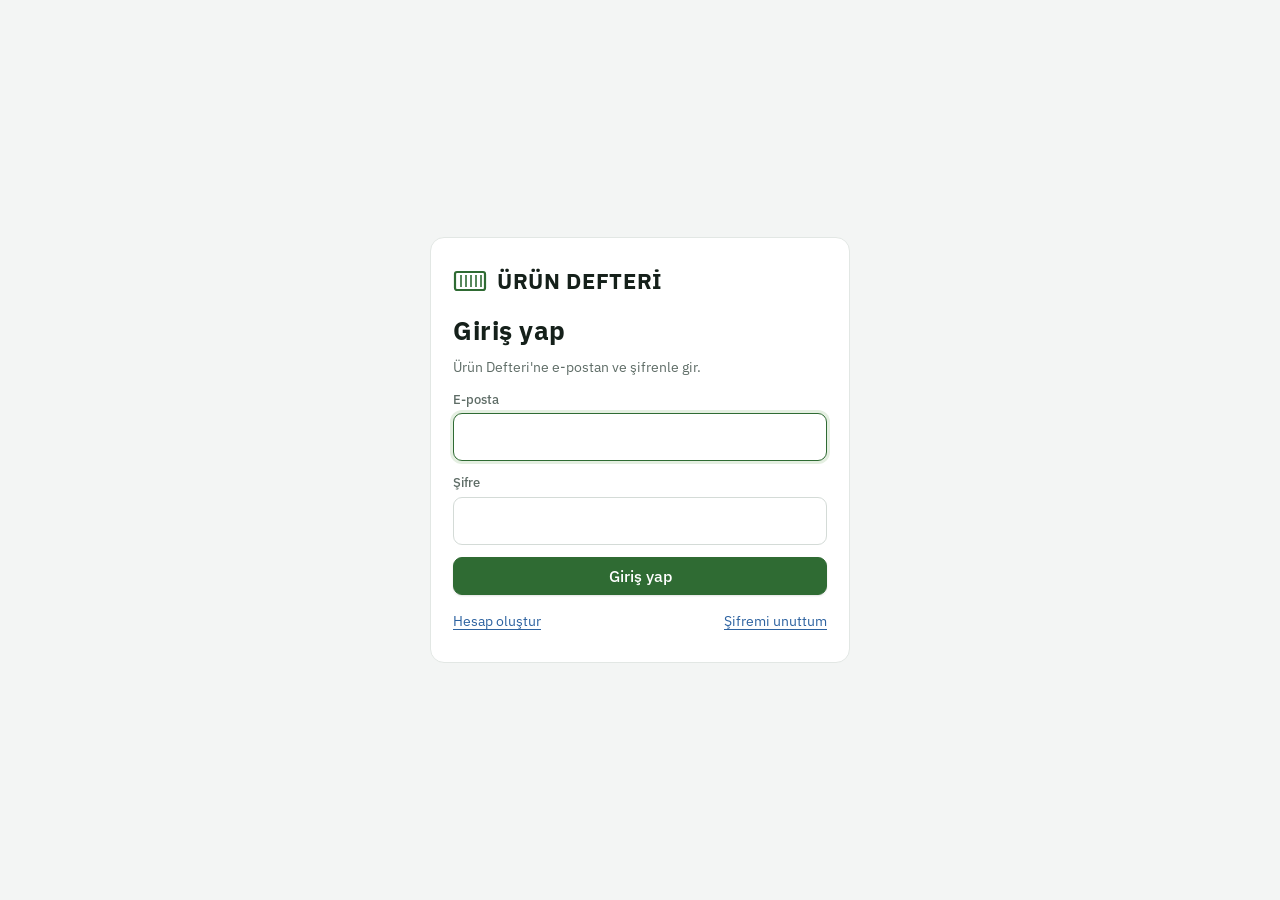
<file: index.html>
<!doctype html>
<html lang="tr"><head>
<meta charset="utf-8">
<meta name="viewport" content="width=device-width,initial-scale=1,viewport-fit=cover">
<title>Ürün Defteri</title>
<meta name="theme-color" content="#18201B">
<meta name="apple-mobile-web-app-capable" content="yes">
<meta name="mobile-web-app-capable" content="yes">
<meta name="apple-mobile-web-app-title" content="Ürün Defteri">
<meta name="robots" content="noindex,nofollow">
<link rel="manifest" href="manifest.webmanifest">
<link rel="icon" href="icon-192.png">
<link rel="apple-touch-icon" href="apple-touch-icon.png">
<link rel="preconnect" href="https://fonts.googleapis.com"><link rel="preconnect" href="https://fonts.gstatic.com" crossorigin>
<link rel="stylesheet" href="https://fonts.googleapis.com/css2?family=IBM+Plex+Mono:wght@500&family=IBM+Plex+Sans:wght@400;500;600;700&family=IBM+Plex+Sans+Arabic:wght@400;600;700&display=swap">
<style>
:root{color-scheme:light;padding-top:env(safe-area-inset-top,0px);padding-bottom:env(safe-area-inset-bottom,0px)}
html,body{margin:0} img{max-width:100%} [hidden]{display:none!important}

/* Layout: sticky header (marka + firma seçici), içerik sütunu, telefonda alt sekme çubuğu; partiler masaüstünde aşama panosu */
:root{
  --bg:#EEF2EF; --surface:#FFFFFF; --surface-2:#E4EAE6; --line:#CFD9D3; --fg:#16201A; --muted:#566660;
  --accent:#4A7426; --accent-ink:#FFFFFF; --accent-soft:#DEEACF;
  --firm-a:#4A7426; --firm-b:#2D62A0;
  --st-siparis:#5E6B74; --st-onodeme:#9A6A0B; --st-yuklendi:#2D62A0; --st-yolda:#127A80; --st-depoda:#4A7426; --st-kapandi:#8B918E;
  --good:#2C7A35; --warn:#A8530F; --bad:#B3261E; --warn-soft:#FBEBDD; --bad-soft:#FBE3E1;
  --f-disp:"Barlow Condensed","Arial Narrow",system-ui,sans-serif;
  --f-body:"IBM Plex Sans",system-ui,-apple-system,"Segoe UI",sans-serif;
  --f-mono:"IBM Plex Mono",ui-monospace,Menlo,monospace;
  --r:10px;
}
@media (prefers-color-scheme: dark){:root:not([data-theme="light"]){
  --bg:#111613; --surface:#18201B; --surface-2:#1F2923; --line:#2E3A33; --fg:#E4EBE6; --muted:#97A69E;
  --accent:#9DC56C; --accent-ink:#10160C; --accent-soft:#25331B;
  --firm-a:#9DC56C; --firm-b:#7FB0EA;
  --st-siparis:#A3AFB7; --st-onodeme:#E2B04F; --st-yuklendi:#7FB0EA; --st-yolda:#5CC6CC; --st-depoda:#9DC56C; --st-kapandi:#7D8580;
  --good:#7CC985; --warn:#EBA163; --bad:#F2877F; --warn-soft:#3A2A1A; --bad-soft:#3D2120;
  color-scheme:dark}}
:root[data-theme="dark"]{
  --bg:#111613; --surface:#18201B; --surface-2:#1F2923; --line:#2E3A33; --fg:#E4EBE6; --muted:#97A69E;
  --accent:#9DC56C; --accent-ink:#10160C; --accent-soft:#25331B;
  --firm-a:#9DC56C; --firm-b:#7FB0EA;
  --st-siparis:#A3AFB7; --st-onodeme:#E2B04F; --st-yuklendi:#7FB0EA; --st-yolda:#5CC6CC; --st-depoda:#9DC56C; --st-kapandi:#7D8580;
  --good:#7CC985; --warn:#EBA163; --bad:#F2877F; --warn-soft:#3A2A1A; --bad-soft:#3D2120;
  color-scheme:dark}

*{box-sizing:border-box}
[hidden]{display:none!important}
body{background:var(--bg);color:var(--fg);font:15px/1.45 var(--f-body);margin:0}
button,input,select,textarea{font:inherit;color:inherit}
button{cursor:pointer}
:focus-visible{outline:2px solid var(--accent);outline-offset:2px}
.num,.mono{font-variant-numeric:tabular-nums}
.mono{font-family:var(--f-mono);font-size:.86em;letter-spacing:.01em}
.muted{color:var(--muted)}
h1,h2,h3,h4{text-wrap:balance;margin:0}

/* header */
.top{position:sticky;top:env(safe-area-inset-top,0px);z-index:20;background:var(--surface);border-bottom:1px solid var(--line)}
.top-in{max-width:1240px;margin:0 auto;padding:10px 16px;display:flex;align-items:center;gap:14px;flex-wrap:wrap}
.brand{display:flex;align-items:center;gap:10px;margin-right:auto;min-width:0}
.brand svg{flex:none}
.brand b{font:700 21px/1 var(--f-disp);letter-spacing:.02em;text-transform:uppercase;display:block}
.brand small{display:block;color:var(--muted);font-size:12px;margin-top:2px}
.tabs{display:flex;gap:2px}
.tabs button{background:none;border:0;padding:8px 12px;border-radius:8px;color:var(--muted);font-weight:500}
.tabs button[aria-current="page"]{background:var(--accent-soft);color:var(--fg)}
.tabs button:hover{color:var(--fg)}
.firmsel{display:flex;background:var(--surface-2);border-radius:9px;padding:3px;gap:2px}
.firmsel button{border:0;background:none;padding:6px 10px;border-radius:7px;font-size:13px;font-weight:500;color:var(--muted);display:flex;align-items:center;gap:6px;white-space:nowrap}
.firmsel button[aria-pressed="true"]{background:var(--surface);color:var(--fg);box-shadow:0 1px 2px rgba(0,0,0,.12)}
.dot{width:8px;height:8px;border-radius:50%;display:inline-block;flex:none}
.iconbtn{border:1px solid var(--line);background:var(--surface);border-radius:8px;width:36px;height:36px;display:grid;place-items:center;color:var(--muted)}
.btn{border:1px solid var(--line);background:var(--surface);border-radius:8px;padding:8px 14px;font-weight:500;display:inline-flex;align-items:center;gap:6px;white-space:nowrap}
.btn:hover{border-color:var(--muted)}
.btn.pri{background:var(--accent);border-color:var(--accent);color:var(--accent-ink)}
.btn.pri:hover{filter:brightness(1.06)}
.btn.danger{color:var(--bad);border-color:var(--bad)}
.btn.sm{padding:5px 10px;font-size:13px}
.btn[disabled]{opacity:.5;cursor:not-allowed}

main{max-width:1240px;margin:0 auto;padding-block:18px 40px;padding-inline:16px;display:flex;flex-direction:column;gap:22px}
.bottom{display:none}
@media (max-width:520px){
  .brand small{display:none}
  #addbtn{padding:8px 11px}
}
@media (max-width:820px){
  .tabs{display:none}
  .top-in{gap:10px}
  .firmsel{order:3;width:100%}
  .firmsel button{flex:1;justify-content:center}
  main{padding-bottom:calc(84px + env(safe-area-inset-bottom,0px))}
  .bottom{display:flex;position:fixed;left:0;right:0;bottom:0;z-index:20;background:var(--surface);border-top:1px solid var(--line);padding:6px 4px calc(6px + env(safe-area-inset-bottom,0px))}
  .bottom button{flex:1;background:none;border:0;display:flex;flex-direction:column;align-items:center;gap:2px;font-size:11px;color:var(--muted);padding:4px 0}
  .bottom button svg{width:22px;height:22px}
  .bottom button[aria-current="page"]{color:var(--accent);font-weight:600}
}

.banner{border:1px dashed var(--warn);background:var(--warn-soft);border-radius:var(--r);padding:10px 14px;display:flex;gap:12px;align-items:center;flex-wrap:wrap;font-size:14px}
.banner b{color:var(--warn)}
.conn{border:1px solid var(--line);border-radius:var(--r);padding:12px 14px;background:var(--surface);font-size:14px}

.vh{display:flex;align-items:flex-end;gap:12px;flex-wrap:wrap}
.vh h2{font:700 28px/1 var(--f-disp);text-transform:uppercase;letter-spacing:.02em;margin-right:auto}
.sec-h{display:flex;align-items:baseline;gap:10px;margin-bottom:10px}
.sec-h h3{font:600 15px/1.2 var(--f-disp);text-transform:uppercase;letter-spacing:.08em;color:var(--muted)}
.sec-h .r{margin-left:auto}

/* KPI */
.kpis{display:grid;grid-template-columns:repeat(3,minmax(0,1fr));gap:1px;background:var(--line);border:1px solid var(--line);border-radius:var(--r);overflow:hidden}
.kpi{background:var(--surface);padding:14px 16px;min-width:0}
.kpi .l{font-size:12px;color:var(--muted);text-transform:uppercase;letter-spacing:.06em;font-weight:500}
.kpi .v{font:700 30px/1.1 var(--f-disp);margin-top:6px;font-variant-numeric:tabular-nums;letter-spacing:.01em}
.kpi .s{font-size:13px;color:var(--muted);margin-top:2px}
.kpi.warn .v{color:var(--warn)}
@media (max-width:820px){.kpis{grid-template-columns:repeat(2,minmax(0,1fr))}.kpi .v{font-size:25px}}

.grid2{display:grid;grid-template-columns:minmax(0,1fr) minmax(0,1fr);gap:22px}
@media (max-width:900px){.grid2{grid-template-columns:minmax(0,1fr)}}

.panel{background:var(--surface);border:1px solid var(--line);border-radius:var(--r);overflow:hidden}
.rows{display:flex;flex-direction:column}
.row{display:flex;align-items:center;gap:12px;padding:11px 14px;border-top:1px solid var(--line);background:none;border-left:0;border-right:0;border-bottom:0;width:100%;text-align:left;min-width:0}
.row:first-child{border-top:0}
button.row:hover{background:var(--surface-2)}
.row .main{flex:1;min-width:0}
.row .t{font-weight:500;overflow:hidden;text-overflow:ellipsis;white-space:nowrap}
.row .sub{font-size:13px;color:var(--muted);overflow:hidden;text-overflow:ellipsis;white-space:nowrap}
.row .end{text-align:right;flex:none}
.row .end .a{font-weight:600;font-variant-numeric:tabular-nums}
.row .end .b{font-size:12px;color:var(--muted)}
.empty{padding:22px 16px;color:var(--muted);font-size:14px;text-align:center}
.alert-ic{width:28px;height:28px;border-radius:50%;display:grid;place-items:center;flex:none;font-size:14px;font-weight:700}
.alert-ic.w{background:var(--warn-soft);color:var(--warn)}
.alert-ic.b{background:var(--bad-soft);color:var(--bad)}
.alert-ic.i{background:var(--accent-soft);color:var(--accent)}

.pill{display:inline-flex;align-items:center;gap:5px;font-size:12px;font-weight:600;padding:2px 8px;border-radius:99px;white-space:nowrap;border:1px solid currentColor;line-height:1.5}
.pill .dot{background:currentColor}
.firmtag{display:inline-flex;align-items:center;gap:5px;font-size:12px;color:var(--muted);white-space:nowrap}

/* table */
.tablewrap{overflow-x:auto}
table{border-collapse:collapse;width:100%;font-size:14px}
th{font-size:12px;text-transform:uppercase;letter-spacing:.05em;color:var(--muted);font-weight:500;text-align:left;padding:9px 14px;border-bottom:1px solid var(--line);white-space:nowrap}
td{padding:10px 14px;border-top:1px solid var(--line);white-space:nowrap}
tr:first-child td{border-top:0}
td.r,th.r{text-align:right;font-variant-numeric:tabular-nums}
tbody tr.click{cursor:pointer}
tbody tr.click:hover td{background:var(--surface-2)}
tfoot td{font-weight:600;border-top:1px solid var(--line)}

/* chips */
.chips{display:flex;gap:6px;overflow-x:auto;padding-bottom:2px;scrollbar-width:none}
.chips::-webkit-scrollbar{display:none}
.chip{border:1px solid var(--line);background:var(--surface);border-radius:99px;padding:5px 12px;font-size:13px;font-weight:500;white-space:nowrap;display:inline-flex;align-items:center;gap:6px;color:var(--muted)}
.chip[aria-pressed="true"]{background:var(--fg);color:var(--bg);border-color:var(--fg)}
.chip .c{font-variant-numeric:tabular-nums;opacity:.75}
.search{flex:1;min-width:180px;max-width:340px;border:1px solid var(--line);background:var(--surface);border-radius:8px;padding:8px 12px}

/* board */
.board{display:grid;gap:12px;grid-template-columns:repeat(var(--cols,6),minmax(220px,1fr));overflow-x:auto;padding-bottom:6px}
.col{background:var(--surface-2);border-radius:var(--r);padding:10px;display:flex;flex-direction:column;gap:8px;min-width:0;align-self:start}
.col-h{display:flex;align-items:center;gap:7px;font:700 15px/1 var(--f-disp);text-transform:uppercase;letter-spacing:.06em;padding:4px 2px 2px}
.col-h .c{margin-left:auto;font-family:var(--f-body);font-size:12px;color:var(--muted);font-weight:500}
.col .none{font-size:13px;color:var(--muted);padding:6px 2px 8px}
@media (max-width:820px){.board{display:flex;flex-direction:column}}
.card{background:var(--surface);border:1px solid var(--line);border-radius:8px;padding:10px 12px;text-align:left;display:flex;flex-direction:column;gap:5px;width:100%;min-width:0}
.card:hover{border-color:var(--muted)}
.card .top1{display:flex;align-items:center;gap:8px;justify-content:space-between}
.card .prod{font-weight:600;font-size:15px;line-height:1.25}
.card .meta{font-size:13px;color:var(--muted);line-height:1.35}
.bar{height:5px;border-radius:3px;background:var(--surface-2);overflow:hidden}
.bar i{display:block;height:100%;background:var(--accent);border-radius:3px}
.card .barl{display:flex;justify-content:space-between;font-size:12px;color:var(--muted)}

/* sheet */
.scrim{position:fixed;inset:0;background:rgba(10,14,12,.45);z-index:40}
.sheet{position:fixed;z-index:41;top:0;right:0;bottom:0;width:min(560px,100%);background:var(--bg);display:flex;flex-direction:column;box-shadow:-8px 0 30px rgba(0,0,0,.2);padding-top:env(safe-area-inset-top,0px)}
@media (max-width:620px){.sheet{top:auto;left:0;height:calc(100% - 28px - env(safe-area-inset-top,0px));border-radius:16px 16px 0 0;padding-top:0}}
.sh-head{display:flex;align-items:center;gap:8px;padding:12px 14px;border-bottom:1px solid var(--line);background:var(--surface)}
.sh-head h3{font:700 20px/1.1 var(--f-disp);text-transform:uppercase;letter-spacing:.03em;flex:1;min-width:0;overflow:hidden;text-overflow:ellipsis;white-space:nowrap}
.sh-body{flex:1;overflow-y:auto;padding:16px;display:flex;flex-direction:column;gap:18px}
.sh-body>*{flex-shrink:0}
.sh-foot{padding:12px 16px calc(12px + env(safe-area-inset-bottom,0px));border-top:1px solid var(--line);background:var(--surface);display:flex;gap:8px;align-items:center;flex-wrap:wrap}
.sh-foot .sp{flex:1}
.ferr{color:var(--bad);font-size:13px;width:100%}

.form{display:flex;flex-wrap:wrap;gap:12px}
.fsec{width:100%;font:600 14px/1 var(--f-disp);text-transform:uppercase;letter-spacing:.08em;color:var(--muted);margin-top:8px;padding-top:12px;border-top:1px solid var(--line)}
.fsec:first-child{margin-top:0;padding-top:0;border-top:0}
.fld{display:flex;flex-direction:column;gap:5px;width:100%;min-width:0}
.fld.half{width:calc(50% - 6px)}
.fld.third{width:calc(33.33% - 8px)}
@media (max-width:420px){.fld.third{width:calc(50% - 6px)}}
.lbl{font-size:13px;font-weight:500;color:var(--muted)}
.hint{font-size:12px;color:var(--muted)}
.fld input,.fld select,.fld textarea{border:1px solid var(--line);background:var(--surface);border-radius:8px;padding:9px 11px;width:100%;min-width:0}
.fld textarea{min-height:70px;resize:vertical}
.fld input:focus,.fld select:focus,.fld textarea:focus{border-color:var(--accent);outline:none;box-shadow:0 0 0 3px var(--accent-soft)}
.seg{display:flex;background:var(--surface-2);border-radius:9px;padding:3px;gap:2px;flex-wrap:wrap}
.seg button{flex:1;border:0;background:none;padding:7px 10px;border-radius:7px;font-size:14px;font-weight:500;color:var(--muted);white-space:nowrap}
.seg button[aria-checked="true"]{background:var(--surface);color:var(--fg);box-shadow:0 1px 2px rgba(0,0,0,.12)}

/* detail */
.dhead{display:flex;flex-direction:column;gap:6px}
.dhead .code{font-family:var(--f-mono);font-size:13px;color:var(--muted);display:flex;gap:10px;align-items:center;flex-wrap:wrap}
.dhead .ttl{font:700 26px/1.1 var(--f-disp);letter-spacing:.01em}
.stepper{display:flex;gap:4px;overflow-x:auto;scrollbar-width:none}
.stepper::-webkit-scrollbar{display:none}
.step{flex:1;min-width:76px;border:0;background:none;padding:0;text-align:left;display:flex;flex-direction:column;gap:5px}
.step i{height:6px;border-radius:3px;background:var(--surface-2);display:block}
.step span{font-size:11.5px;color:var(--muted);line-height:1.2}
.step small{font-size:11px;color:var(--muted);font-variant-numeric:tabular-nums}
.step.done i{background:var(--sc)}
.step.cur span{color:var(--fg);font-weight:600}
.step:hover i{outline:1px solid var(--muted)}
.kv{display:grid;grid-template-columns:repeat(2,minmax(0,1fr));gap:10px 16px;font-size:14px}
.kv div{min-width:0}
.kv dt{font-size:12px;color:var(--muted)}
.kv dd{margin:1px 0 0;font-weight:500;overflow-wrap:anywhere}
.money{display:grid;grid-template-columns:repeat(3,minmax(0,1fr));gap:1px;background:var(--line);border:1px solid var(--line);border-radius:var(--r);overflow:hidden}
.money>div{background:var(--surface);padding:10px 12px;min-width:0}
.money .l{font-size:12px;color:var(--muted)}
.money .v{font:700 20px/1.2 var(--f-disp);font-variant-numeric:tabular-nums}
.money .v.bad{color:var(--bad)} .money .v.good{color:var(--good)} .money .v.warn{color:var(--warn)}
.dsec{display:flex;flex-direction:column;gap:8px}
.dsec .h{display:flex;align-items:center;gap:8px}
.dsec .h h4{font:600 14px/1 var(--f-disp);text-transform:uppercase;letter-spacing:.08em;color:var(--muted);margin-right:auto}
.log{display:flex;flex-direction:column;gap:6px;font-size:13px;color:var(--muted)}
.log div{display:flex;gap:10px}
.log time{flex:none;width:92px;font-variant-numeric:tabular-nums}
.note{background:var(--surface);border:1px solid var(--line);border-radius:8px;padding:10px 12px;font-size:14px;white-space:pre-wrap}

.chooser{display:grid;gap:10px}
.chooser button{display:flex;gap:14px;align-items:center;text-align:left;border:1px solid var(--line);background:var(--surface);border-radius:var(--r);padding:14px}
.chooser button:hover{border-color:var(--accent)}
.chooser b{display:block;font-size:16px}
.chooser span{font-size:13px;color:var(--muted)}
.chooser svg{flex:none;color:var(--accent)}

.month{font:700 16px/1 var(--f-disp);text-transform:uppercase;letter-spacing:.08em;color:var(--muted);padding:14px 2px 8px}
.typeic{width:30px;height:30px;border-radius:7px;display:grid;place-items:center;flex:none;font:700 13px/1 var(--f-disp);letter-spacing:.04em}
.typeic.p{background:var(--accent-soft);color:var(--accent)}
.typeic.s{background:color-mix(in srgb,var(--firm-b) 16%,transparent);color:var(--firm-b)}
.typeic.o{background:var(--warn-soft);color:var(--warn)}
.typeic.t{background:color-mix(in srgb,var(--good) 16%,transparent);color:var(--good)}
.typeic.m{background:var(--bad-soft);color:var(--bad)}

#toast{position:fixed;left:50%;bottom:calc(96px + env(safe-area-inset-bottom,0px));transform:translateX(-50%);background:var(--fg);color:var(--bg);padding:9px 16px;border-radius:8px;font-size:14px;z-index:60;opacity:0;pointer-events:none;transition:opacity .2s}
#toast.on{opacity:1}
@media (min-width:821px){#toast{bottom:28px}}
@media (prefers-reduced-motion:reduce){*{transition:none!important}}

/* v2 eklemeleri: ürün sayfaları, satır kalemleri, belgeler, iletişim kartı */
.prods{display:grid;grid-template-columns:minmax(0,1fr);gap:22px}
.prod-h{display:flex;align-items:baseline;gap:10px;margin-bottom:8px}
.prod-h h3{font:700 24px/1 var(--f-disp);letter-spacing:.02em;margin-right:auto}
.prod-h .muted{font-size:13px}
td.dim{color:var(--muted)}
.items{display:flex;flex-direction:column;gap:8px;width:100%}
.irow{display:grid;grid-template-columns:minmax(0,1fr) minmax(0,1.25fr) 36px;grid-template-areas:"a b x" "k f .";gap:8px 8px;align-items:end;background:var(--surface-2);padding:10px;border-radius:10px}
.irow.sale{grid-template-areas:"a a x" "k f ."}
.irow .c-a{grid-area:a}.irow .c-a2{grid-area:a}.irow .c-b{grid-area:b}.irow .c-k{grid-area:k}.irow .c-f{grid-area:f}.irow .c-x{grid-area:x}
.irow label{display:flex;flex-direction:column;gap:3px;font-size:11.5px;color:var(--muted);min-width:0}
.irow input,.irow select{border:1px solid var(--line);background:var(--surface);border-radius:7px;padding:8px 9px;width:100%;min-width:0;font-size:14px}
.irow .iconbtn{width:34px;height:36px}
.fnote{width:100%;font-size:13px;color:var(--muted);background:var(--surface-2);border-radius:8px;padding:10px 12px;line-height:1.45}
.docs{display:grid;grid-template-columns:repeat(auto-fill,minmax(98px,1fr));gap:8px}
.doc{border:1px solid var(--line);border-radius:8px;overflow:hidden;background:var(--surface);text-align:left;padding:0;display:flex;flex-direction:column;min-width:0}
.doc:hover{border-color:var(--muted)}
.doc .th{aspect-ratio:3/4;max-width:100%;background:var(--surface-2);display:grid;place-items:center;overflow:hidden;font:700 18px/1 var(--f-disp);color:var(--muted);letter-spacing:.06em}
.doc img{width:100%;height:100%;object-fit:cover;display:block}
.doc .dn{font-size:11.5px;padding:5px 7px;color:var(--muted);overflow:hidden;text-overflow:ellipsis;white-space:nowrap}
.upl{display:flex;gap:6px;align-items:center;flex-wrap:wrap}
.upl select{border:1px solid var(--line);background:var(--surface);border-radius:8px;padding:5px 8px;font-size:13px}
.docview img{width:100%;border-radius:8px;border:1px solid var(--line);background:var(--surface-2)}
.contact{background:var(--surface);border:1px solid var(--line);border-radius:var(--r);padding:4px 14px}
.contact .cr{display:flex;gap:10px;align-items:center;padding:9px 0;border-top:1px solid var(--line);min-width:0}
.contact .cr:first-child{border-top:0}
.contact .ck{width:96px;flex:none;font-size:12px;color:var(--muted)}
.contact .cv{flex:1;min-width:0;overflow-wrap:anywhere;font-weight:500;white-space:pre-wrap;user-select:text}
.contact a{color:var(--firm-b)}
.menu{display:flex;flex-direction:column}
.menu .row .t{font-weight:600}
.badge{display:inline-flex;font-size:11px;font-weight:600;padding:1px 7px;border-radius:99px;background:color-mix(in srgb,var(--firm-b) 16%,transparent);color:var(--firm-b);white-space:nowrap}
.lines{font-size:13px;color:var(--fg);line-height:1.45}
.lines .muted{font-size:12.5px}

/* belge tarayıcı */
.scanstage{display:flex;justify-content:center;background:#111;border-radius:var(--r);padding:10px}
.scanbox{position:relative;display:inline-block;max-width:100%;touch-action:none;user-select:none;-webkit-user-select:none}
.scanbox>canvas#scancv{display:block;max-width:100%;max-height:58vh;width:auto;height:auto}
.scanbox svg{position:absolute;inset:0;width:100%;height:100%;pointer-events:none}
.scan-h{position:absolute;width:30px;height:30px;margin:-15px 0 0 -15px;border-radius:50%;border:3px solid #fff;background:rgba(110,170,60,.6);box-shadow:0 0 0 2px rgba(0,0,0,.4);touch-action:none;cursor:grab}
.scan-h::after{content:"";position:absolute;inset:-14px;border-radius:50%}
.loupe{position:absolute;top:8px;width:110px;height:110px;border-radius:50%;border:3px solid #fff;box-shadow:0 2px 12px rgba(0,0,0,.5);pointer-events:none}
.pages{display:grid;grid-template-columns:repeat(auto-fill,minmax(110px,1fr));gap:10px}
.pg{position:relative;background:var(--surface);border:1px solid var(--line);border-radius:8px;padding:6px;display:flex;flex-direction:column;gap:4px;align-items:center;min-width:0}
.pg canvas{width:100%;height:auto;border-radius:4px;background:#fff;display:block}
.pg .iconbtn{position:absolute;top:4px;right:4px;width:28px;height:28px}
.upl label.btn.pri{color:var(--accent-ink)}
/* telefon kolaylığı */
.fab{display:none}
@media (max-width:820px){
  #addbtn{display:none!important}
  .fab{display:flex;position:fixed;right:16px;bottom:calc(74px + env(safe-area-inset-bottom,0px));z-index:21;width:58px;height:58px;border-radius:50%;background:var(--accent);color:var(--accent-ink);border:0;align-items:center;justify-content:center;box-shadow:0 6px 18px rgba(0,0,0,.32)}
  main{padding-bottom:calc(150px + env(safe-area-inset-bottom,0px))}
  input,select,textarea,.irow input,.irow select,.upl select{font-size:16px!important}
  .bottom button{padding:6px 0}
}
@media (max-width:560px){
  .prods th,.prods td{padding:8px 7px;font-size:13px}
  .prods th:first-child,.prods td:first-child{padding-left:12px}
  .prods th{font-size:11px;letter-spacing:.03em}
  .prods td:first-child{white-space:normal;overflow-wrap:break-word;min-width:64px}
}

/* v5: sadeleştirme, listeler, takip, önizleme */
.irow label{font-size:12px}
.irow input,.irow select{padding:10px 10px}
.mlist{display:flex;flex-direction:column;gap:6px}
.mrow{display:flex;gap:6px;align-items:center}
.mrow input{flex:1;min-width:0;border:1px solid var(--line);background:var(--surface);border-radius:8px;padding:9px 11px;font-family:var(--f-mono);text-transform:uppercase}
.mrow .iconbtn{width:34px;height:38px;flex:none}
.fdet,.dmore{width:100%;border:1px solid var(--line);border-radius:var(--r);background:var(--surface)}
.fdet>summary,.dmore>summary{cursor:pointer;padding:11px 14px;font-weight:600;font-size:14px;list-style:none;display:flex;align-items:center;gap:8px}
.fdet>summary::-webkit-details-marker,.dmore>summary::-webkit-details-marker{display:none}
.fdet>summary::before,.dmore>summary::before{content:"›";display:inline-block;transition:transform .15s;color:var(--muted);font-size:18px;line-height:1}
.fdet[open]>summary::before,.dmore[open]>summary::before{transform:rotate(90deg)}
.fdet>.form{padding:4px 14px 14px}
.dmore>*:not(summary){margin:0 14px 14px}
.trackbox{border:1px solid var(--line);border-radius:var(--r);background:var(--surface);padding:12px 14px;display:flex;flex-direction:column;gap:8px}
.tb-h{display:flex;gap:10px;flex-wrap:wrap;align-items:baseline}
.tb-nums{display:flex;gap:6px;flex-wrap:wrap}
.trk{display:inline-flex;align-items:center;gap:6px;border:1px solid var(--line);border-radius:8px;padding:6px 10px;text-decoration:none;color:var(--fg);background:var(--surface-2);font-size:13px}
.trk:hover{border-color:var(--accent)}
.trk svg{color:var(--firm-b)}
.linkbtn{background:none;border:0;padding:0;color:var(--firm-b);text-decoration:underline;text-underline-offset:3px;font-size:inherit}
.chip .xbtn{background:none;border:0;padding:0 0 0 4px;font-size:16px;line-height:1;color:inherit}
.pgbtn{border:0;padding:0;background:none;width:100%;display:block;cursor:zoom-in}
.lbox{position:fixed;inset:0;z-index:200;background:rgba(8,10,9,.94);display:flex;flex-direction:column}
.lb-img{flex:1;overflow:auto;display:flex;align-items:center;justify-content:center;padding:12px;-webkit-overflow-scrolling:touch}
.lb-img img{max-width:100%;max-height:100%;object-fit:contain;background:#fff;border-radius:4px;cursor:zoom-in}
.lbox.zoom .lb-img{align-items:flex-start;justify-content:flex-start}
.lbox.zoom .lb-img img{max-width:none;max-height:none;width:200%;cursor:zoom-out}
.lb-pdf{color:#fff;font:700 42px/1 var(--f-disp);letter-spacing:.1em}
.lb-bar{display:flex;gap:8px;align-items:center;flex-wrap:wrap;padding:12px 16px calc(12px + env(safe-area-inset-bottom,0px));background:#111;color:#eee}
.lb-t{flex:1;min-width:0;font-weight:600}
@media (max-width:820px){ .mrow input{font-size:16px!important} }

/* v6: yapay zekâ ile doldurma */
.btn.ai{border-color:color-mix(in srgb,var(--firm-b) 50%,var(--line));color:var(--firm-b);background:color-mix(in srgb,var(--firm-b) 8%,var(--surface));align-self:flex-start}
.btn.ai svg{color:var(--firm-b)}
.ainote{border:1px solid color-mix(in srgb,var(--firm-b) 45%,var(--line));background:color-mix(in srgb,var(--firm-b) 7%,var(--surface));border-radius:var(--r);padding:12px 14px;display:flex;flex-direction:column;gap:8px;font-size:14px}
.ainote .ai-h{display:flex;align-items:center;gap:8px;flex-wrap:wrap}
.ainote .ai-h svg{color:var(--firm-b)}
.ainote .ai-f{display:flex;gap:6px;flex-wrap:wrap}
.ainote .ai-f span{font-size:12px;padding:2px 8px;border-radius:99px;background:var(--surface);border:1px solid var(--line)}
.ainote ul{margin:0;padding-left:18px;color:var(--warn)}
.ainote .btn{align-self:flex-start;white-space:normal;text-align:left;max-width:100%}
/* tek cümleden kayıt */
.quick{display:flex;flex-direction:column;gap:8px;border:1px solid color-mix(in srgb,var(--firm-b) 45%,var(--line));background:color-mix(in srgb,var(--firm-b) 6%,var(--surface));border-radius:var(--r);padding:14px}
.quick label{display:flex;flex-direction:column;gap:2px}
.quick label b{display:flex;align-items:center;gap:6px;font-size:16px}
.quick label b svg{color:var(--firm-b)}
.quick label span{font-size:13px;color:var(--muted)}
.quick textarea{width:100%;min-height:84px;resize:vertical;font:inherit;font-size:16px;line-height:1.4;padding:10px 12px;border:1px solid var(--line);border-radius:10px;background:var(--surface);color:var(--fg)}
.quick textarea:focus{outline:2px solid var(--firm-b);outline-offset:0;border-color:transparent}
.quick .qrow{display:flex;align-items:center;gap:10px;flex-wrap:wrap}
.quick .qex{font-size:13px;color:var(--muted)}
.quick .qex summary{cursor:pointer}
.quick .qex ul{margin:6px 0 0;padding-left:18px;display:flex;flex-direction:column;gap:3px}
.qor{display:flex;align-items:center;gap:10px;margin:14px 0 10px;color:var(--muted);font-size:13px}
.qor::before,.qor::after{content:"";flex:1;height:1px;background:var(--line)}
.ainote .ai-q{font-size:13px;color:var(--muted);font-style:italic;overflow-wrap:anywhere}
.quick .linkbtn{all:unset;cursor:pointer;color:var(--fg);text-decoration:underline dotted;text-underline-offset:3px}
/* ürün sayfası beyanname satırı */
.beyrow{align-items:center}
.beyrow .th{flex:none;width:44px;height:58px;border-radius:6px;border:1px solid var(--line);background:var(--surface-2);display:grid;place-items:center;overflow:hidden;font:700 11px/1 var(--f-disp);color:var(--muted)}
.beyrow .th img{width:100%;height:100%;object-fit:cover}
button.trk{font-family:inherit;cursor:pointer}
/* yapıştırma kutusu */
.pzone{display:grid;place-items:center;padding:16px}
.pzone .pz-card{background:var(--surface);color:var(--fg);border-radius:var(--r);padding:18px;width:min(440px,100%);display:flex;flex-direction:column;gap:10px;box-shadow:0 10px 40px rgba(0,0,0,.35)}
.pzone .pz-card>b{font-size:17px}
.pzone .pz-card p{margin:0}
.pzone .pz-box{min-height:120px;border:2px dashed var(--line);border-radius:12px;padding:16px;display:grid;place-items:center;text-align:center;color:var(--muted);font-size:15px;outline:none;-webkit-user-select:text;user-select:text;overflow:hidden}
.pzone .pz-box:focus{border-color:var(--accent);background:var(--accent-soft)}
.pzone .pz-box img{max-width:100%;max-height:100px}
.typeic.tir{background:var(--accent-soft);color:var(--accent)}
/* banka / kasa */
.accs{display:grid;grid-template-columns:repeat(auto-fill,minmax(220px,1fr));gap:10px}
.acc{display:flex;flex-direction:column;gap:4px;text-align:left;border:1px solid var(--line);background:var(--surface);border-radius:var(--r);padding:14px;cursor:pointer;font:inherit;color:inherit}
.acc:hover{border-color:var(--accent)}
.acc .an{font-weight:600}
.acc .ab{font:700 22px/1.2 var(--f-disp)}
.acc .ab.bad{color:var(--bad)}
.acc .as{font-size:12px}
/* Ürünler: tıklanabilir ürün kartı + model satırları */
:root{--st-irak:#7A4FA0}
@media (prefers-color-scheme:dark){:root:not([data-theme="light"]){--st-irak:#B99BDB}}
:root[data-theme="dark"]{--st-irak:#B99BDB}
.pcard{display:block;border:1px solid var(--line);background:var(--surface);border-radius:var(--r);padding:14px 16px;cursor:pointer;transition:border-color .15s}
.pcard:hover{border-color:var(--accent)}
.pcard:focus-visible{outline:2px solid var(--accent);outline-offset:2px}
.pcard .prod-h{margin-bottom:6px;align-items:center}
.pcard .chev{font-size:24px;line-height:1;color:var(--muted)}
.mrows{display:flex;flex-direction:column}
.mrow2{display:grid;grid-template-columns:minmax(90px,max-content) 1fr;gap:4px 14px;align-items:center;padding:9px 0;border-top:1px solid var(--line)}
.mrow2:first-child{border-top:0}
.mrow2 .mn{font-weight:600}
.mrow2 .mc{display:flex;flex-wrap:wrap;gap:6px}
.mrow2 .ms{grid-column:2;font-size:12px}
.stk{display:inline-flex;align-items:center;gap:6px;font-size:13px;padding:3px 9px;border-radius:99px;background:color-mix(in srgb,var(--c) 12%,var(--surface));border:1px solid color-mix(in srgb,var(--c) 35%,var(--line))}
.stk i{width:7px;height:7px;border-radius:50%;background:var(--c)}
.stk b{font-weight:600}
@media (max-width:520px){.mrow2{grid-template-columns:1fr}.mrow2 .ms{grid-column:1}}
/* Irak satışı bölümleri */
.isec{display:flex;flex-direction:column;gap:8px}
.isec .ih{display:flex;align-items:center;gap:10px;flex-wrap:wrap}
.isec .ih h4{margin:0 auto 0 0;font:700 15px/1.2 var(--f-disp);letter-spacing:.04em;text-transform:uppercase}
.isec .num{display:inline-grid;place-items:center;width:22px;height:22px;border-radius:50%;background:var(--accent);color:var(--accent-ink);font:700 12px/1 var(--f-body)}
.isec .ihint{margin:0;font-size:12.5px;color:var(--muted)}
.ledger{width:100%}
.ledger td{padding:9px 14px}
.ledger tfoot td{font-weight:700;border-top:1px solid var(--line)}
.typeic.kap{background:color-mix(in srgb,var(--st-irak) 18%,var(--surface));color:var(--st-irak)}
.kaprow .end{text-align:right}
.kaprow{flex-wrap:wrap}
.kaprow .main{min-width:0;flex:1 1 60%}
.kaprow .main .t,.kaprow .main .sub{white-space:normal;overflow:visible;text-overflow:clip}
.kaprow .kbtns{flex-basis:100%;display:flex;gap:6px;justify-content:flex-end}
.rsline .main .t{white-space:normal}
.rschips{display:flex;flex-wrap:wrap;gap:6px;margin-top:6px}
/* Elden (firmasız) */
:root{--firm-x:#8B6F47}
@media (prefers-color-scheme:dark){:root:not([data-theme="light"]){--firm-x:#C9A97A}}
:root[data-theme="dark"]{--firm-x:#C9A97A}
.acch{font:700 15px/1.2 var(--f-disp);letter-spacing:.04em;text-transform:uppercase;margin:18px 0 8px}
.acch:first-of-type{margin-top:4px}
.irow.sale{grid-template-areas:"a a x" "k f ." "h h h"}
.irow .c-h{grid-area:h;font-size:12px;color:var(--muted)}
.irow .c-h:empty{display:none}
.irow .c-h.bad{color:var(--bad);font-weight:600}
/* giriş ekranı */
.authwrap{position:fixed;inset:0;z-index:100;background:var(--bg);display:flex;align-items:center;justify-content:center;padding:24px 16px;overflow-y:auto}
.authcard{width:min(420px,100%);background:var(--surface);border:1px solid var(--line);border-radius:14px;padding:26px 22px;display:flex;flex-direction:column;gap:14px}
.authcard .mark{display:flex;align-items:center;gap:10px}
.authcard .mark b{font:700 22px/1 var(--f-disp);letter-spacing:.03em;text-transform:uppercase}
#authbox{display:flex;flex-direction:column;gap:12px}
#authbox h1{font:700 26px/1.1 var(--f-disp);letter-spacing:.02em;margin:4px 0 0}
#authbox .a-sub{margin:0;color:var(--muted);font-size:14px;line-height:1.5}
#authbox form{display:flex;flex-direction:column;gap:12px}
#authbox .fld input{font-size:16px;padding:11px 12px}
#authbox .btn.pri{justify-content:center;padding:11px 14px;font-size:16px}
.a-err{color:var(--bad);font-size:14px;background:var(--bad-soft);border-radius:8px;padding:9px 11px}
.a-links{display:flex;justify-content:space-between;gap:10px;flex-wrap:wrap}
.a-links button{background:none;border:0;color:var(--firm-b);font-size:14px;padding:4px 0;text-decoration:underline;text-underline-offset:3px}
/* ===== Profesyonel görünüm katmanı (14 Eki → 25 Eki 2026): tek yazı ailesi, sakin renkler, sıkı ritim ===== */
:root{
  --bg:#F3F5F4; --surface:#FFFFFF; --surface-2:#F0F3F1; --line:#E2E7E4; --line-2:#D4DBD7; --fg:#15201A; --muted:#5F6D67;
  --accent:#2F6B33; --accent-ink:#FFFFFF; --accent-soft:#E4EFE1;
  --firm-a:#2F6B33;
  --st-depoda:#2F6B33;
  --good:#23753A; --warn:#A35410; --bad:#B42318; --warn-soft:#FCEFE3; --bad-soft:#FDECEA;
  --f-disp:var(--f-body);
  --r:12px; --r-sm:9px;
  --sh:0 1px 2px rgba(16,24,20,.05),0 1px 3px rgba(16,24,20,.04);
}
@media (prefers-color-scheme: dark){:root:not([data-theme="light"]){
  --bg:#0E1311; --surface:#151C18; --surface-2:#1B241F; --line:#25302A; --line-2:#313E37; --fg:#E7EDE9; --muted:#97A59E;
  --accent:#8CC36A; --accent-ink:#0C140B; --accent-soft:#1F2D1A; --firm-a:#8CC36A; --st-depoda:#8CC36A;
  --sh:0 1px 2px rgba(0,0,0,.4);
}}
:root[data-theme="dark"]{
  --bg:#0E1311; --surface:#151C18; --surface-2:#1B241F; --line:#25302A; --line-2:#313E37; --fg:#E7EDE9; --muted:#97A59E;
  --accent:#8CC36A; --accent-ink:#0C140B; --accent-soft:#1F2D1A; --firm-a:#8CC36A; --st-depoda:#8CC36A;
  --sh:0 1px 2px rgba(0,0,0,.4);
}
body{font:15px/1.5 var(--f-body);-webkit-font-smoothing:antialiased;text-rendering:optimizeLegibility;font-feature-settings:"tnum" 0}
.num,.mono,td.r,.money .v,.row .end .a,.acc .ab,.stk b{font-variant-numeric:tabular-nums}

/* --- başlıklar: büyük harf/dar yazı yerine sade, net --- */
.brand b{font:600 17px/1 var(--f-body);letter-spacing:-.01em;text-transform:none}
.brand small{font-size:12px}
.vh h2{font:600 25px/1.15 var(--f-body);letter-spacing:-.02em;text-transform:none}
.sh-head h3{font:600 17px/1.25 var(--f-body);letter-spacing:-.01em;text-transform:none}
.dhead .ttl{font:600 23px/1.2 var(--f-body);letter-spacing:-.02em}
.dhead .code{font:500 13px/1.3 var(--f-body);gap:8px}
.sec-h h3,.dsec .h h4,.isec .ih h4,.fsec,.month,.acch{font:600 11.5px/1.3 var(--f-body);letter-spacing:.07em;text-transform:uppercase;color:var(--muted)}
.isec .ih h4{margin-right:auto}
.month{padding:18px 2px 8px}
.prod-h h3{font:600 19px/1.2 var(--f-body);letter-spacing:-.01em;text-transform:none}
.col-h{font:600 12px/1 var(--f-body);letter-spacing:.05em;text-transform:uppercase}
.money .v,.kpi .v{font:600 19px/1.25 var(--f-body);letter-spacing:-.01em}
.money .l,.kpi .l{font-size:12px;color:var(--muted);text-transform:none;letter-spacing:0}
.acc .ab{font:600 21px/1.2 var(--f-body);letter-spacing:-.01em}
.typeic{font:600 10.5px/1 var(--f-body);letter-spacing:.03em;width:32px;height:32px;border-radius:9px}
.isec .num{font:600 11.5px/1 var(--f-body)}

/* --- yüzeyler --- */
.panel,.pcard,.card,.acc,.trackbox,.quick,.chooser button,.note{border-color:var(--line);box-shadow:var(--sh)}
.panel,.pcard,.acc,.trackbox,.quick,.chooser button{border-radius:var(--r)}
.money,.kpis{border-radius:var(--r);box-shadow:var(--sh);background:var(--line);border-color:var(--line)}
.money>div{padding:12px 14px}
.top{background:color-mix(in srgb,var(--surface) 92%,transparent);backdrop-filter:saturate(1.4) blur(10px);-webkit-backdrop-filter:saturate(1.4) blur(10px);border-bottom-color:var(--line)}
.sheet{background:var(--bg)}
.sh-head{padding:12px 16px;min-height:58px}
.sh-body{padding:18px 16px 28px;gap:20px}
.sh-foot{gap:10px}

/* --- düğmeler ve alanlar --- */
.btn{height:38px;padding:0 15px;border-radius:var(--r-sm);font-weight:500;font-size:14px;border-color:var(--line-2);box-shadow:0 1px 1px rgba(16,24,20,.03)}
.btn.sm{height:32px;padding:0 11px;font-size:13px;border-radius:8px}
.btn.pri{box-shadow:0 1px 2px rgba(16,24,20,.12)}
.btn:active{transform:translateY(.5px)}
.iconbtn{width:38px;height:38px;border-radius:var(--r-sm);border-color:var(--line-2)}
.fld input,.fld select,.fld textarea,.search{border-color:var(--line-2);border-radius:var(--r-sm);padding:10px 12px;min-height:42px}
.lbl{font-size:12.5px;font-weight:500;color:var(--muted)}
.seg{border-radius:10px;padding:3px;background:var(--surface-2);border:1px solid var(--line)}
.seg button{border-radius:8px;font-weight:500;padding:7px 10px}
.chip{height:32px;padding:0 13px;border-color:var(--line-2);font-weight:500}
.chip[aria-pressed="true"]{background:var(--fg);border-color:var(--fg);color:var(--bg)}
.firmsel{border:1px solid var(--line)}
.firmsel button{font-weight:500}

/* --- satırlar ve tablolar --- */
.row{padding:12px 16px;gap:12px}
.row .t{font-weight:500}
.row .sub{font-size:12.5px;margin-top:1px}
.row .end .a{font-weight:600}
th{font-size:11px;font-weight:600;letter-spacing:.06em;padding:10px 16px;background:var(--surface-2)}
td{padding:11px 16px;border-top-color:var(--line)}
tfoot td{background:var(--surface-2)}
.pill{font-size:11.5px;font-weight:600;padding:1px 8px;border-width:1px}
.badge{font-size:11px;font-weight:600}
.empty{padding:26px 16px}
.kv{gap:12px 18px}
.kv dt{font-size:12px}
.kv dd{font-weight:500}

/* --- aşama çubuğu: telefonda kesilmesin --- */
.step{min-width:0}
.step span{font-size:11px;white-space:nowrap;overflow:hidden;text-overflow:ellipsis}
.step small{font-size:10.5px}

/* --- tablolar telefonda kart olur (etiket: değer) --- */
@media (max-width:640px){
  table.rt thead{display:none}
  table.rt,table.rt tbody,table.rt tfoot{display:block}
  table.rt tr{display:flex;flex-direction:column;gap:3px;padding:12px 16px;border-top:1px solid var(--line)}
  table.rt tbody tr:first-child{border-top:0}
  table.rt td{display:flex;justify-content:space-between;gap:12px;padding:0;border:0;white-space:normal;text-align:right;font-size:14px;background:none}
  table.rt td::before{content:attr(data-l);color:var(--muted);font-size:12.5px;font-weight:500;text-align:left;flex:none}
  table.rt:not(.has-tt) td:first-child,table.rt td.tt{display:block;text-align:left;font-weight:600;font-size:15px;margin-bottom:3px}
  table.rt:not(.has-tt) td:first-child::before,table.rt td.tt::before{content:none}
  table.rt td.tt{order:-1}
  table.rt td.nil{display:none}
  table.rt tfoot tr{background:var(--surface-2)}
  table.rt tfoot td{background:none}
  .tablewrap:has(table.rt){overflow:visible}
}

/* --- Alımlar panosu: telefonda boş aşamalar gizli, sütunlar tam genişlik --- */
@media (max-width:820px){
  .board .col{width:100%;align-self:stretch}
  .board .col.empty-col{display:none}
}
.col{border:1px solid var(--line);background:var(--surface-2)}
.card{border-radius:10px}

/* --- belge ekleme: tek düğme + menü --- */
.docadd{position:relative}
.docadd>summary{list-style:none}
.docadd>summary::-webkit-details-marker{display:none}
.docadd[open]>summary{background:var(--surface-2)}
.docmenu{position:absolute;right:0;top:calc(100% + 6px);z-index:5;width:min(300px,86vw);background:var(--surface);border:1px solid var(--line);border-radius:var(--r);box-shadow:0 10px 30px rgba(16,24,20,.16);padding:10px;display:flex;flex-direction:column;gap:8px}
.docmenu select{width:100%;border:1px solid var(--line-2);border-radius:8px;padding:8px 10px;background:var(--surface)}
.docmenu .opt{display:flex;align-items:center;gap:10px;border:0;background:none;padding:9px 8px;border-radius:8px;text-align:left;font-weight:500;cursor:pointer;width:100%}
.docmenu .opt:hover{background:var(--surface-2)}
.docmenu .opt svg{color:var(--accent);flex:none}

/* --- mobil: FAB ile aynı işi gören başlık düğmeleri gizli --- */
@media (max-width:820px){ .vh .fabdup{display:none} .vh{align-items:center} .vh .search{order:3;flex-basis:100%;max-width:none} }
.tabseg{flex-wrap:nowrap;overflow-x:auto;scrollbar-width:none}
.tabseg::-webkit-scrollbar{display:none}
.tabseg button{flex:1 0 auto}

/* --- örnek kayıt uyarısı tek satır --- */
.banner{border-style:solid;border-color:color-mix(in srgb,var(--warn) 35%,var(--line));padding:10px 14px;font-size:13.5px}
.banner span{flex:1;min-width:200px}

/* --- takip kutusu, dip notları sakinleşsin --- */
.trackbox{gap:8px}
.ihint{font-size:12px}
.foot-note{font-size:12.5px;margin:0}
@media (max-width:640px){ table.rt td>.tv{display:block;text-align:right} table.rt td.tt>.tv{text-align:left} }
.banner b{flex:none}
@media (max-width:520px){ .banner{flex-direction:column;align-items:flex-start;gap:6px} .banner span{min-width:0} }
@media (max-width:640px){ table.rt:not(.has-tt) td:first-child>.tv{text-align:left} }
.lline{align-items:flex-start}
.lline .main .t{white-space:normal}
.lline .mdl{font-weight:500;color:var(--muted)}
.lline .sub{white-space:normal}
.lline .sub .linkbtn{font:inherit;color:inherit;text-decoration:underline dotted;text-underline-offset:2px;background:none;border:0;padding:0;cursor:pointer}
.lline .rschips{margin-top:6px}
/* kâr raporu */
.rpsel{border:1px solid var(--line-2);background:var(--surface);border-radius:var(--r-sm);padding:0 12px;height:38px;font-weight:500;min-width:160px}
.money.rpm .v small{font-size:13px;font-weight:500}
@media (max-width:640px){ .money.rpm{grid-template-columns:repeat(2,minmax(0,1fr))} }
.rpp{margin-bottom:10px}
.rpp .rph{display:flex;align-items:baseline;justify-content:space-between;gap:10px;padding:12px 16px;border-bottom:1px solid var(--line)}
.rpp .rph b{font-size:16px}
.rpp .rph span{color:var(--good);font-weight:600;font-variant-numeric:tabular-nums}
.rpmon .main{display:flex;flex-direction:column;gap:6px}
.rpbar{height:6px;border-radius:3px;background:var(--surface-2);overflow:hidden;max-width:420px}
.rpbar i{display:block;height:100%;border-radius:3px}
@media (max-width:820px){ .bottom button{font-size:10.5px} }
.actbar{display:flex;gap:8px;flex-wrap:wrap}
.chooser .chh{font:600 11.5px/1.3 var(--f-body);letter-spacing:.07em;text-transform:uppercase;color:var(--muted);margin:10px 2px -2px}
.chooser .chh:first-child{margin-top:0}
#main .pcard+.pcard{margin-top:10px}
:root{--st-kons:#B0702A}
@media (prefers-color-scheme:dark){:root:not([data-theme="light"]){--st-kons:#E0A866}}
:root[data-theme="dark"]{--st-kons:#E0A866}
.ledger tr.sub td{border-top:1px solid var(--line);background:var(--surface-2)}
.ledger td .muted{font-size:12px}
.kaprow .kins{display:flex;flex-wrap:wrap;gap:6px;margin-top:4px}
.kaprow .kin{display:inline-flex;align-items:center;gap:4px;padding:2px 4px 2px 8px;border-radius:7px;background:var(--surface-2,color-mix(in srgb,var(--ink,#000) 5%,transparent));font-size:13px}
.xbtn{border:0;background:none;color:var(--muted);font-size:16px;line-height:1;padding:2px 6px;border-radius:6px;cursor:pointer}
.xbtn:hover{color:var(--bad);background:var(--bad-soft)}
:root{--st-ortak:#7A5BB5}
@media (prefers-color-scheme:dark){:root:not([data-theme="light"]){--st-ortak:#B49BE6}}
:root[data-theme="dark"]{--st-ortak:#B49BE6}
.ledger td:first-child{white-space:normal}
.ledger td.r{white-space:nowrap}
@media (max-width:560px){.ledger td{padding:9px 12px}}
.hrow .hdiff{font-size:13px;color:var(--fg);margin-top:4px;line-height:1.5}
.hrow .end{align-self:center}
/* personel: kâr/maliyet ve silme gizli (silme veritabanında da kapalı) */
body.g-kar .fin,body.g-sil [data-act="del"],body.g-sil [data-act$="-del"],body.g-sil [data-act="hist-restore"],body.g-excel [data-act="export"],body.g-excel .xlsec{display:none!important}
.gzrow{display:flex;flex-wrap:wrap;gap:6px;align-items:center;margin-top:8px;font-size:13px}
.gzrow .chip[aria-pressed="true"]{background:var(--bad-soft);color:var(--bad);border-color:color-mix(in srgb,var(--bad) 40%,transparent)}
#netbar{position:fixed;left:50%;transform:translateX(-50%);bottom:18px;z-index:60;max-width:min(560px,calc(100vw - 24px));background:var(--warn-soft);color:var(--fg);border:1px solid color-mix(in srgb,var(--warn) 45%,transparent);border-radius:10px;padding:8px 12px;font-size:13px;box-shadow:0 4px 18px rgba(0,0,0,.12);text-align:center}
#netbar b{color:var(--warn)}
@media (max-width:820px){#netbar{left:12px;right:84px;transform:none;max-width:none;bottom:calc(env(safe-area-inset-bottom,0px) + 80px);text-align:left}}
.row.arr .t,.row.arr .sub{white-space:normal;overflow:visible;text-overflow:clip}
.row.arr .end{align-self:center;flex:none}
/* satış: faturadaki fiyat (sadece "farklı" seçilince) */
.irow .c-i{grid-area:i;display:none}
.form.invdiff .irow.sale{grid-template-areas:"a a x" "k f ." "i i ." "h h h"}
.form.invdiff .irow .c-i{display:flex}

</style>
</head><body>
<div class="authwrap" id="auth"><div class="authcard"><div class="mark"><svg width="34" height="34" viewBox="0 0 34 34" aria-hidden="true"><rect x="2" y="8" width="30" height="18" rx="2" fill="none" stroke="var(--accent)" stroke-width="2.2"/><path d="M8 11v12M13 11v12M18 11v12M23 11v12M28 11v12" stroke="var(--accent)" stroke-width="1.6"/></svg><b>Ürün Defteri</b></div><div id="authbox"><p class="muted">Yükleniyor…</p></div></div></div>
<header class="top">
  <div class="top-in">
    <div class="brand">
      <svg width="34" height="34" viewBox="0 0 34 34" aria-hidden="true"><rect x="2" y="8" width="30" height="18" rx="2" fill="none" stroke="var(--accent)" stroke-width="2.2"/><path d="M8 11v12M13 11v12M18 11v12M23 11v12M28 11v12" stroke="var(--accent)" stroke-width="1.6"/></svg>
      <div><b>Ürün Defteri</b><small>Kuruyemiş · Mersin Serbest Bölge</small></div>
    </div>
    <nav class="tabs" id="tabs" aria-label="Bölümler"></nav>
    <div class="firmsel" id="firmsel" aria-label="Firma"></div>
    <button class="btn pri" id="addbtn" type="button"><svg width="16" height="16" viewBox="0 0 16 16" aria-hidden="true"><path d="M8 2v12M2 8h12" stroke="currentColor" stroke-width="2" stroke-linecap="round"/></svg>Ekle</button>
    <button class="iconbtn" id="setbtn" type="button" aria-label="Ayarlar"><svg width="18" height="18" viewBox="0 0 24 24" aria-hidden="true" fill="none" stroke="currentColor" stroke-width="2"><circle cx="12" cy="12" r="3"/><path d="M19.4 15a1.7 1.7 0 0 0 .3 1.8l.1.1a2 2 0 1 1-2.8 2.8l-.1-.1a1.7 1.7 0 0 0-1.8-.3 1.7 1.7 0 0 0-1 1.5V21a2 2 0 1 1-4 0v-.1a1.7 1.7 0 0 0-1.1-1.5 1.7 1.7 0 0 0-1.8.3l-.1.1a2 2 0 1 1-2.8-2.8l.1-.1a1.7 1.7 0 0 0 .3-1.8 1.7 1.7 0 0 0-1.5-1H3a2 2 0 1 1 0-4h.1a1.7 1.7 0 0 0 1.5-1.1 1.7 1.7 0 0 0-.3-1.8l-.1-.1a2 2 0 1 1 2.8-2.8l.1.1a1.7 1.7 0 0 0 1.8.3H9a1.7 1.7 0 0 0 1-1.5V3a2 2 0 1 1 4 0v.1a1.7 1.7 0 0 0 1 1.5 1.7 1.7 0 0 0 1.8-.3l.1-.1a2 2 0 1 1 2.8 2.8l-.1.1a1.7 1.7 0 0 0-.3 1.8V9a1.7 1.7 0 0 0 1.5 1H21a2 2 0 1 1 0 4h-.1a1.7 1.7 0 0 0-1.5 1z"/></svg></button>
  </div>
</header>
<main id="main"></main>
<nav class="bottom" id="btabs" aria-label="Bölümler"></nav>
<button class="fab" id="fab" type="button" aria-label="Yeni kayıt ekle"><svg width="26" height="26" viewBox="0 0 16 16" aria-hidden="true"><path d="M8 2v12M2 8h12" stroke="currentColor" stroke-width="2" stroke-linecap="round"/></svg></button>
<div id="sheetroot"></div>
<div id="toast" role="status" aria-live="polite"></div>

<script src="supabase.js"></script>
<script src="config.js?v=a7e2af8e99"></script>
<script src="runtime.js?v=bb5414c28e"></script>
<script src="calc.js?v=71c5885448"></script>
<script src="app.js?v=b42fe46f57"></script>
</body></html>
</file>
